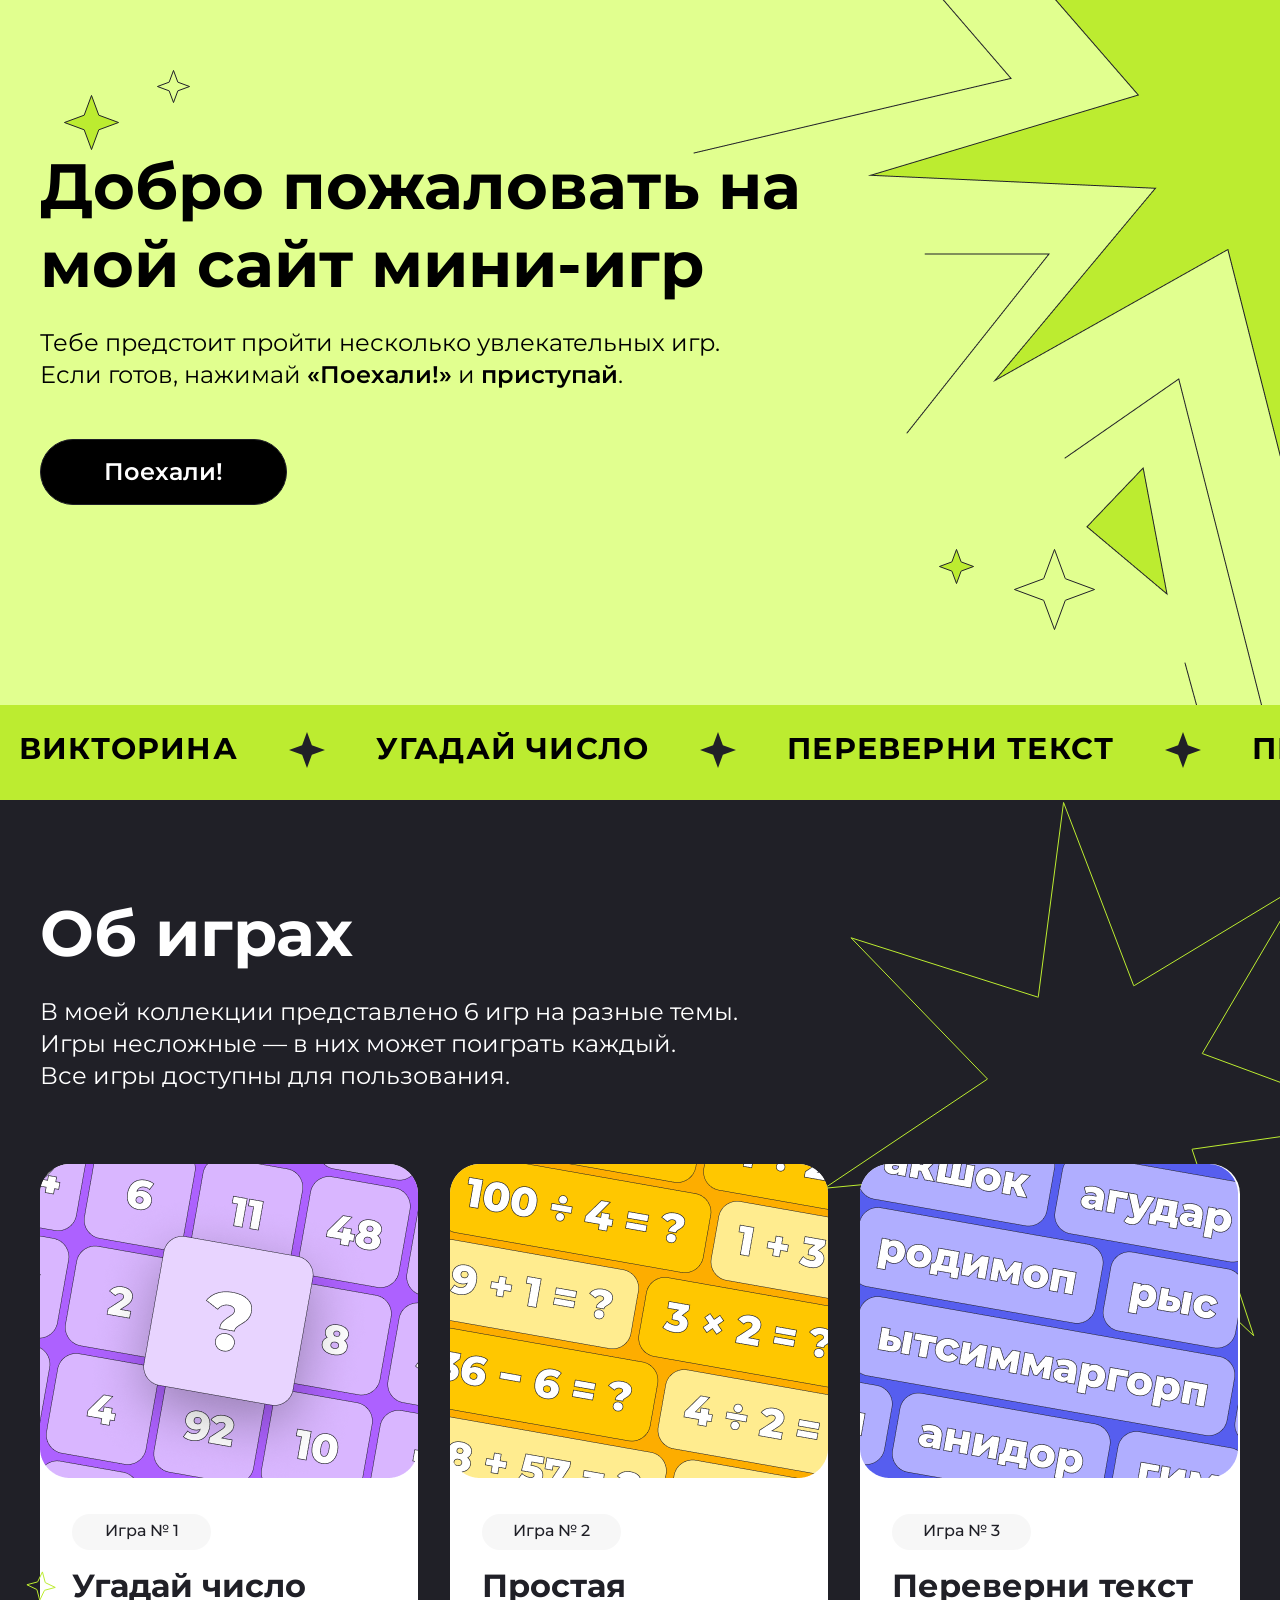
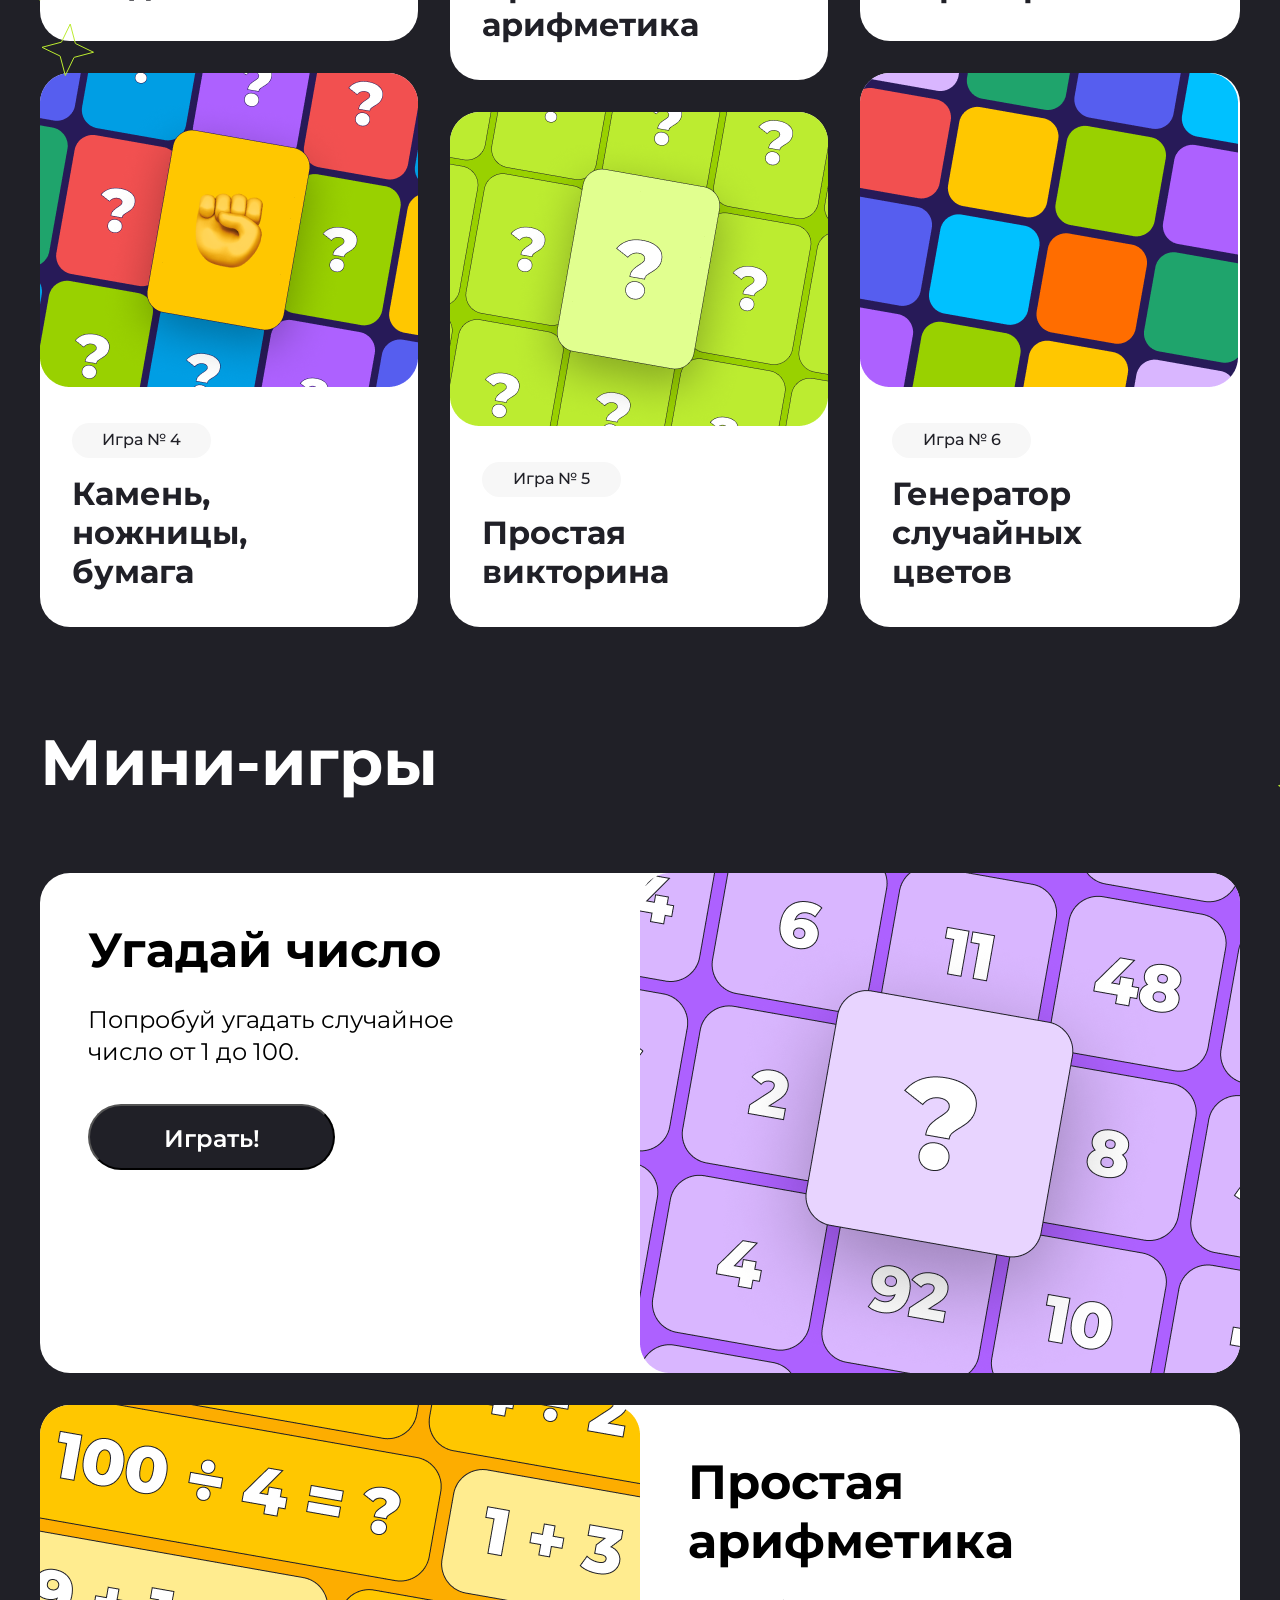
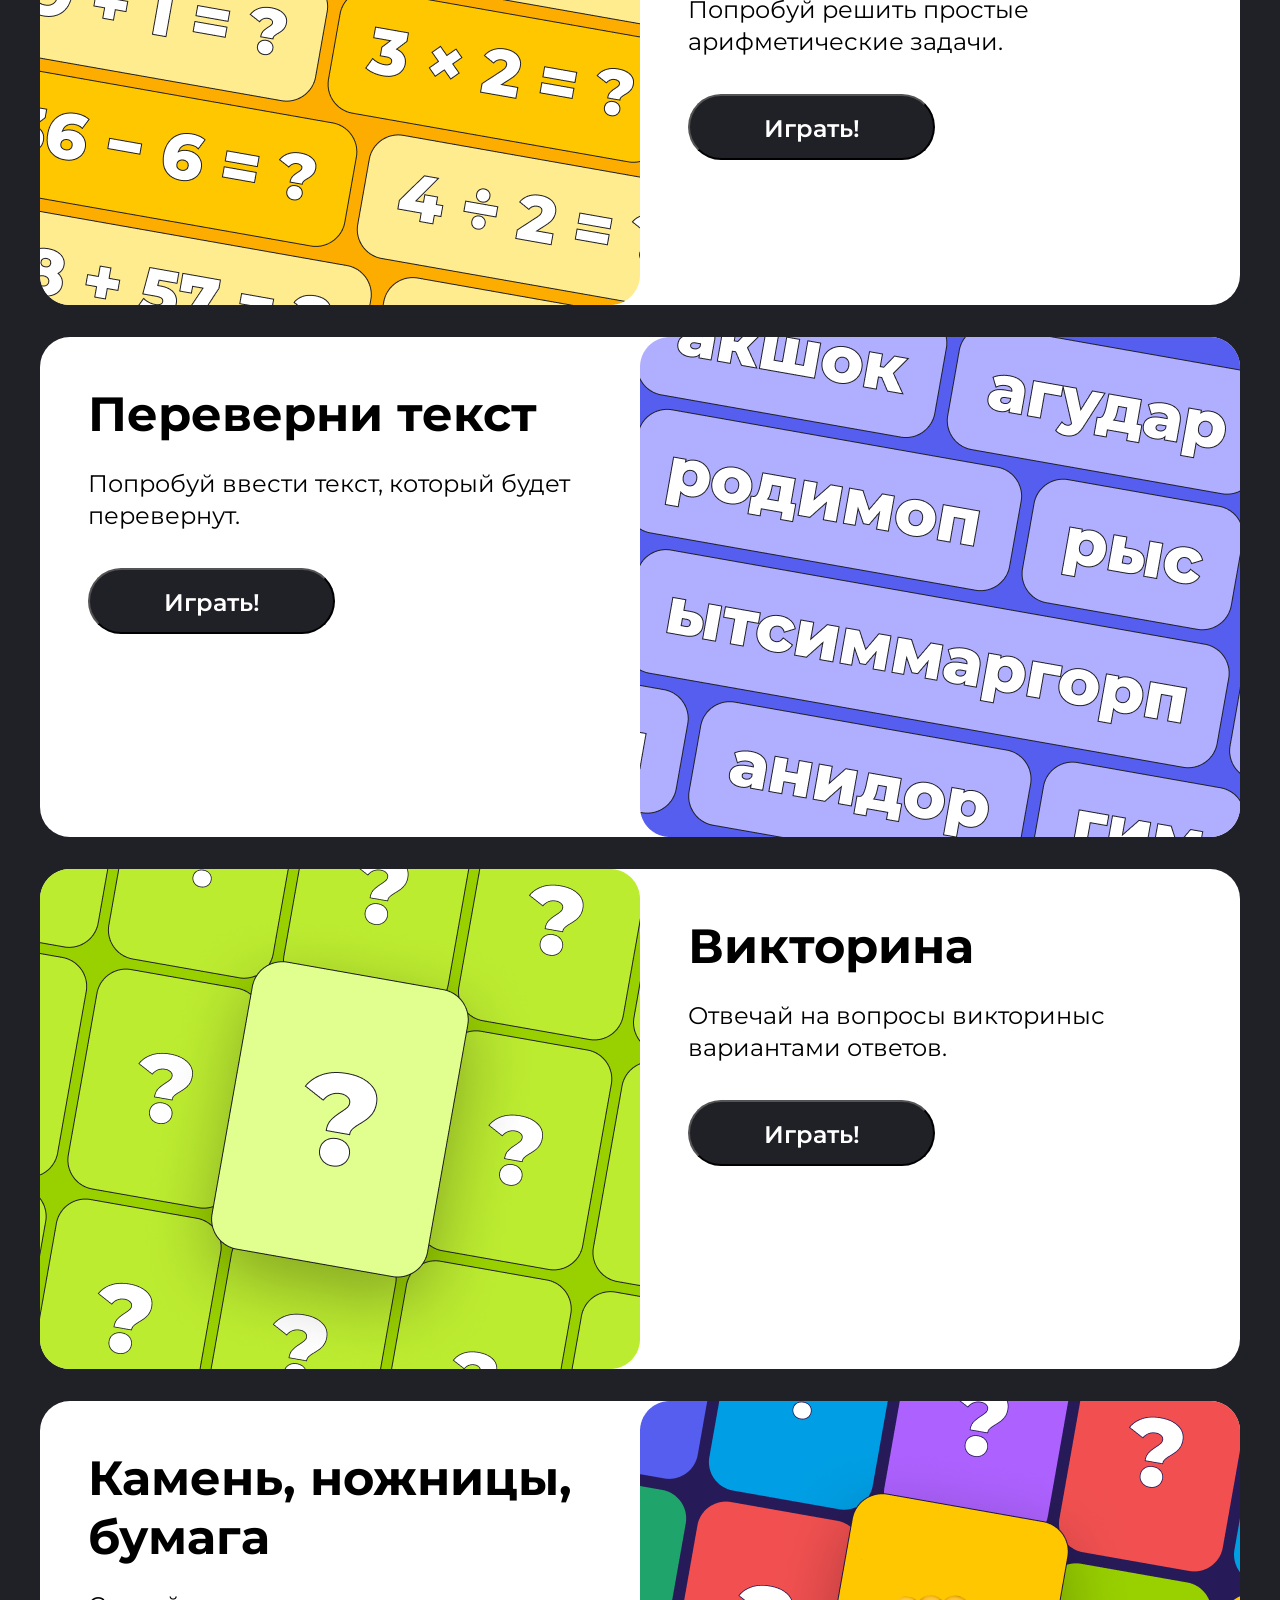
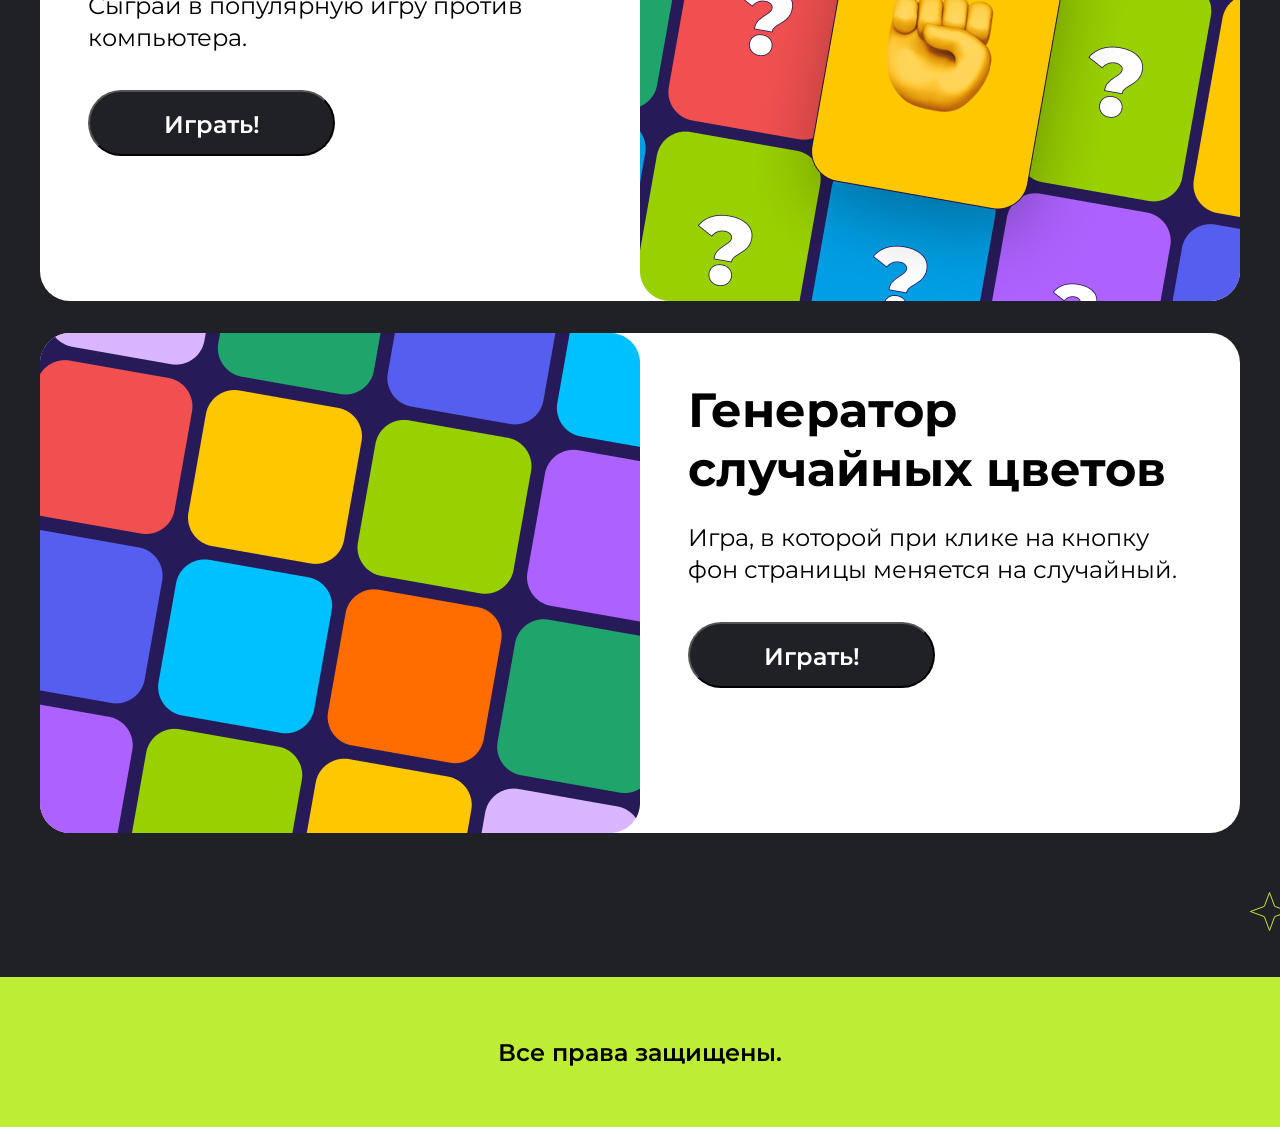
<file: index.html>
<!DOCTYPE html>
<html lang="en">

<head>
    <meta charset="UTF-8">
    <meta http-equiv="X-UA-Compatible" content="IE=edge">
    <meta name="viewport" content="width=device-width, initial-scale=1.0">
    <title>Document</title>
    <link rel="stylesheet" href="style.css">
    <link rel="preconnect" href="https://fonts.googleapis.com">
    <link rel="preconnect" href="https://fonts.gstatic.com" crossorigin>
    <link href="https://fonts.googleapis.com/css2?family=Montserrat:ital,wght@0,100..900;1,100..900&display=swap"
        rel="stylesheet">
</head>


<body class="body">

    <div class="top">
        <header class="top__header center">
            <h1 class="top__face1">Добро пожаловать на мой сайт мини-игр</h1>
            <p class="top__face2">Тебе предстоит пройти несколько увлекательных игр. Если готов, нажимай <span
                    class="top__span">«Поехали!»</span> и <span class="top__span">приступай</span>.</p>
           <a href="#go">
            <button class="top__button">Поехали!</button>
           </a>
        </header>

        <div class="run">
            <div class="run__content">
                <a class="run__text" href="">викторина</a><img class="run__img" src="kartinki/Star.svg" alt="Star">
                <a class="run__text" href="">угадай число</a><img class="run__img" src="kartinki/Star.svg" alt="Star">
                <a class="run__text" href="">переверни текст</a><img class="run__img" src="kartinki/Star.svg"
                    alt="Star">
                <a class="run__text" href="">простая арифметика</a><img class="run__img" src="kartinki/Star.svg"
                    alt="Star">
                <a class="run__text" href="">камень,ножницы,бумага</a><img class="run__img" src="kartinki/Star.svg"
                    alt="Star">
                <a class="run__text" href="">генератор случайных чисел</a><img class="run__img" src="kartinki/Star.svg"
                    alt="Star">
            </div>
        </div>

        <div>
            <img class="top__star3" src="kartinki/Star 3.svg" alt="">
            <img class="top__star2" src="kartinki/Star 2.svg" alt="">
            <img class="top__star5" src="kartinki/Star 5.svg" alt="">
            <img class="top__star4" src="kartinki/Star 4.svg" alt="">
        </div>
    </div>


    <div id="go" class="games center">
        <div>
            <img class="games__star11" src="kartinki/Star 11.svg" alt="">
            <img class="games__star12" src="kartinki/Star 12.svg" alt="">
        </div>
        <div class="games__content center">

            <header class="games__header">
                <h1 class="games__face1">Об играх</h1>
                <p class="games__face2">В моей коллекции представлено 6 игр на разные темы. <br>
                    Игры несложные — в них может поиграть каждый. <br>
                    Все игры доступны для пользования.</p>
            </header>

            <div class="games__section">

                <section class="games__item">

                    <a href="#Game1">
                        <div class="item item-small">
                            <div class="games__cart">
                                <img class="games__img" src="kartinki/угадай.png" alt="">
                                <div class="games__info">
                                    <p class="games__number">Игра № 1</p>
                                    <p class="games__names">Угадай число</p>
                                </div>

                            </div>
                        </div>
                    </a>

                    <a href="#Game4">
                        <div class="item item-big">
                            <div class="games__cart">
                                <img class="games__img" src="kartinki/камень.png" alt="">
                                <div class="games__info">
                                    <p class="games__number">Игра № 4</p>
                                    <p class="games__names">Камень, ножницы,<br>бумага<br></p>
                                </div>
                            </div>
                        </div>
                    </a>

                </section>


                <section class="games__item">

                    <a href="#Game2">
                        <div class="item item-medium">
                            <div class="games__cart">
                                <img class="games__img" src="kartinki/простая.png" alt="">
                                <div class="games__info">
                                    <p class="games__number">Игра № 2</p>
                                    <p class="games__names">Простая арифметика</p>
                                </div>

                            </div>
                        </div>
                    </a>

                    <a href="#Game5">
                        <div class="item item-medium">
                            <div class="games__cart">
                                <img class="games__img" src="kartinki/викторина.png" alt="">
                                <div class="games__info">
                                    <p class="games__number">Игра № 5</p>
                                    <p class="games__names">Простая викторина</p>
                                </div>
                            </div>
                        </div>
                    </a>

                </section>

                <section class="games__item">

                    <a href="#Game3">
                        <div class="item item-small">
                            <div class="games__cart">
                                <img class="games__img" src="kartinki/переверни.png" alt="">
                                <div class="games__info">
                                    <p class="games__number">Игра № 3</p>
                                    <p class="games__names">Переверни текст</p>
                                </div>

                            </div>
                        </div>
                    </a>

                    <a href="#Game6">
                        <div class="item item-big">
                            <div class="games__cart">
                                <img class="games__img" src="kartinki/генератор.png" alt="">
                                <div class="games__info">
                                    <p class="games__number">Игра № 6</p>
                                    <p class="games__names">Генератор случайных цветов</p>
                                </div>
                            </div>
                        </div>
                    </a>

                </section>
            </div>
        </div>
    </div>

    <div class="mini-games center">

        <div class="mini-games__star">
            <img class="mini-games__star6" src="kartinki/Star 6.svg" alt="">
            <img class="mini-games__star7" src="kartinki/Star 7.svg" alt="">
            <img class="mini-games__star8" src="kartinki/Star 8.svg" alt="">
            <img class="mini-games__star10" src="kartinki/Star 10.svg" alt="">
        </div>

        <h1 class="mini-games__top center">
            Мини-игры
        </h1>

        <section class="mini-games__content">

            <div id="Game1" class="content-item item_left item_mini">
                <div class="content-item__info">
                    <h1 class="content-item__names">Угадай число</h1>
                    <p class="content-item__rools">Попробуй угадать случайное <br>число от 1 до 100.</p>
                    <div>
                        <button class="content-item__button" onclick="game1()">Играть!</button>
                    </div>
                </div>
                <div class="content-item__img">
                    <img class="kartinka" src="kartinki/ygadai.png" alt="">
                </div>
            </div>

            <div id="Game2" class="content-item item_right item_med">
                <div class="content-item__img">
                    <img class="kartinka" src="kartinki/prosto.png" alt="">
                </div>
                <div class="content-item__info">
                    <h1 class="content-item__names">Простая арифметика</h1>
                    <p class="content-item__rools">Попробуй решить простые арифметические задачи.</p>
                    <div>
                        <button class="content-item__button" onclick="game2()">Играть!</button>
                    </div>
                </div>
            </div>

            <div id="Game3" class="content-item item_left item_med">
                <div class="content-item__info">
                    <h1 class="content-item__names">Переверни текст</h1>
                    <p class="content-item__rools">Попробуй ввести текст, который будет перевернут.</p>
                    <div>
                        <button class="content-item__button" onclick="game3()" >Играть!</button>
                    </div>
                </div>
                <div class="content-item__img">
                    <img class="kartinka" src="kartinki/pereverni.png" alt="">
                </div>
            </div>

            <div id="Game5" class="content-item item_right item_mini">
                <div class="content-item__img">
                    <img class="kartinka" src="kartinki/viktorina.png" alt="">
                </div>
                <div class="content-item__info">
                    <h1 class="content-item__names">Викторина</h1>
                    <p class="content-item__rools">Отвечай на вопросы викториныс вариантами ответов.</p>
                    <div>
                        <button class="content-item__button" onclick="game4()" >Играть!</button>
                    </div>
                </div>
            </div>

            <div id="Game4" class="content-item item_left item_max">
                <div class="content-item__info">
                    <h1 class="content-item__names">Камень, ножницы, бумага</h1>
                    <p class="content-item__rools">Сыграй в популярную игру против компьютера.</p>
                    <div>
                        <button class="content-item__button">Играть!</button>
                    </div>
                </div>
                <div class="content-item__img">
                    <img class="kartinka" src="kartinki/kamen.png" alt="">
                </div>
            </div>

            <div id="Game6" class="content-item item_right item_max">
                <div class="content-item__img">
                    <img class="kartinka" src="kartinki/generator.png" alt="">
                </div>
                <div class="content-item__info">
                    <h1 class="content-item__names">Генератор случайных цветов</h1>
                    <p class="content-item__rools">Игра, в которой при клике на кнопку фон страницы меняется на
                        случайный.</p>
                    <div>
                        <button class="content-item__button">Играть!</button>
                    </div>
                </div>
            </div>

        </section>

    </div>

    <footer class="footer center">
        <h3 class="footer__text">Все права защищены.</h3>
    </footer>

   
    <script src="scriptGames.js"></script>

</body>

</html>
</file>
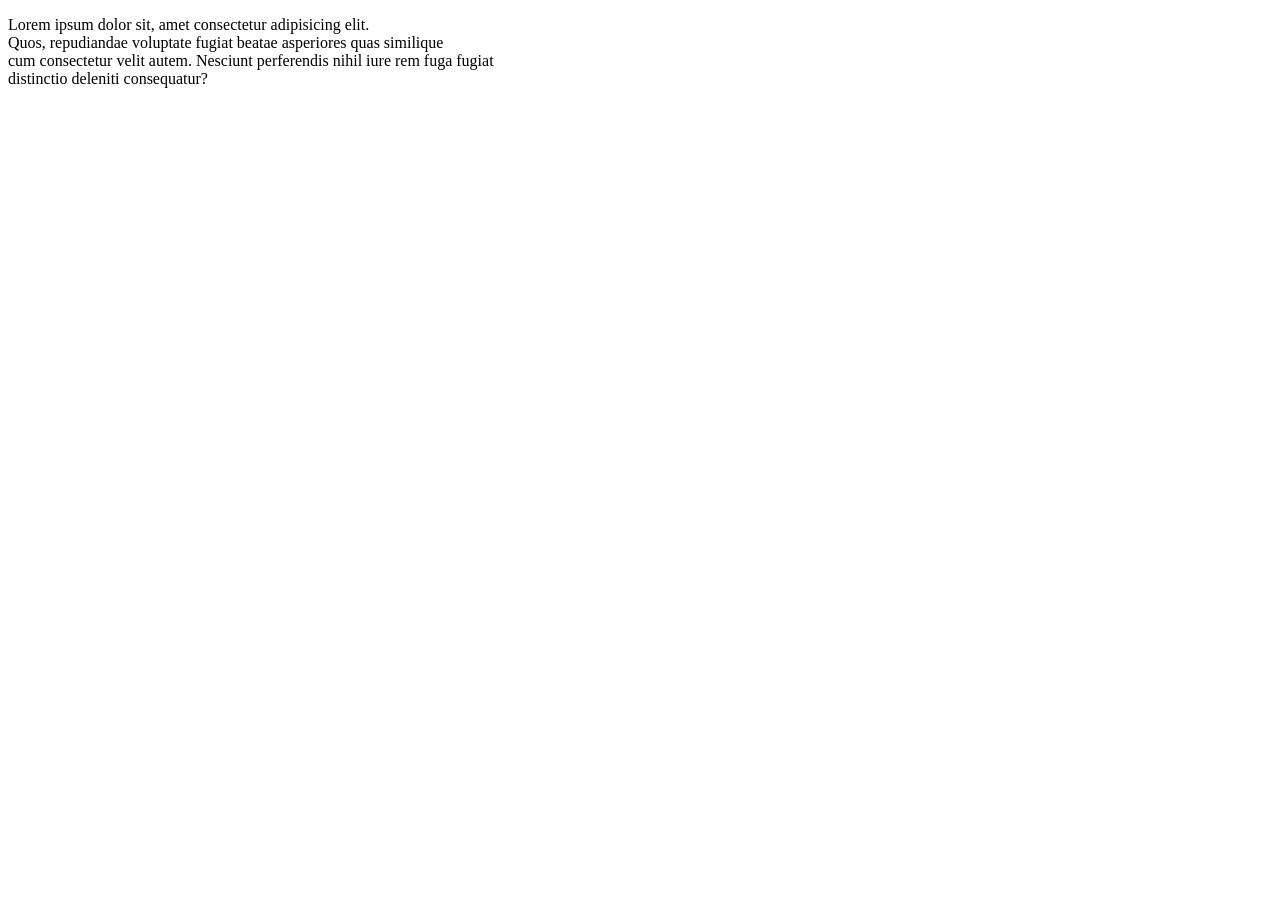
<file: exp.html>
<!DOCTYPE html>
<html lang="en">

<head>
    <meta charset="UTF-8">
    <meta name="viewport" content="width=device-width, initial-scale=1.0">
    <title>Document</title>
</head>

<body>
    <p>Lorem ipsum dolor sit, amet consectetur adipisicing elit. <br>
        Quos, repudiandae voluptate fugiat beatae asperiores quas similique <br>
        cum consectetur velit autem. Nesciunt perferendis nihil iure rem fuga fugiat <br>
        distinctio deleniti consequatur?
    </p>


    <script src="script.js"></script>
    <script src="script2.js"></script>
    <script src="script3.js"></script>
    <script src="script4.js"></script>
    <script src="script5.js"></script>
    <script src="script6.js"></script>
</body>

</html>
</file>
<file: style.css>
@charset "UTF-8";
* {
  margin: 0;
  padding: 0;
}

.body {
  font-family: "Montserrat", serif;
}

.montserrat {
  font-family: "Montserrat", serif;
  font-optical-sizing: auto;
  font-weight: weight;
  font-style: normal;
}

.center {
  padding-left: calc(50% - 600px);
  padding-right: calc(50% - 600px);
}

.top {
  background-color: #E1FF8F;
  background-image: url(kartinki/Group\ 1597880565.png);
  background-repeat: no-repeat;
  height: 800px;
  background-position: top right;
  position: relative;
  display: flex;
  flex-direction: column;
  overflow-x: hidden;
}
.top__header {
  padding-top: 147px;
}
.top__star3 {
  position: absolute;
  top: 69px;
  left: 156px;
}
.top__star2 {
  position: absolute;
  top: 94px;
  left: 63px;
}
.top__star5 {
  position: absolute;
  top: 548px;
  left: 938px;
}
.top__star4 {
  position: absolute;
  top: 548px;
  left: 1013px;
}
.top__face1 {
  font-family: "Montserrat";
  font-size: 64px;
  font-weight: 700;
  line-height: 78.02px;
  text-align: left;
  text-underline-position: "from-font";
  -webkit-text-decoration-skip-ink: none;
          text-decoration-skip-ink: none;
  width: 769px;
  gap: 0px;
  opacity: 0px;
}
.top__face2 {
  font-family: "Montserrat";
  font-size: 24px;
  font-weight: 400;
  line-height: 32px;
  text-align: left;
  text-underline-position: "from-font";
  -webkit-text-decoration-skip-ink: none;
          text-decoration-skip-ink: none;
  width: 720px;
  height: 64px;
  padding-top: 24px;
  padding-bottom: 48px;
}
.top__span {
  font-size: 24px;
  font-weight: 600;
  line-height: 32px;
  text-align: left;
  text-underline-position: "from-font";
  -webkit-text-decoration-skip-ink: none;
          text-decoration-skip-ink: none;
}
.top__button {
  width: 247px;
  height: 66px;
  border: 1px solid #202027;
  gap: 10px;
  border-radius: 60px;
  font-family: "Montserrat";
  color: white;
  font-size: 24px;
  font-weight: 600;
  line-height: 34.01px;
  text-align: center;
  text-underline-position: "from-font";
  -webkit-text-decoration-skip-ink: none;
          text-decoration-skip-ink: none;
  background-color: black;
}
.top__button:hover {
  cursor: pointer;
  font-size: 24px;
  font-family: "Montserrat";
  color: black;
  font-weight: 600;
  line-height: 34.01px;
  text-align: center;
  text-underline-position: "from-font";
  -webkit-text-decoration-skip-ink: none;
          text-decoration-skip-ink: none;
  background-color: white;
}

.run {
  width: 3220px;
  margin-top: auto;
  background-color: #BCEC30;
}
.run__content {
  padding-top: 27px;
  padding-bottom: 32px;
  padding-left: 19px;
  display: flex;
  flex-wrap: wrap;
  gap: 51px;
}
.run__text {
  font-weight: 700;
  line-height: 33px;
  letter-spacing: 0.04em;
  text-align: left;
  text-underline-position: "from-font";
  -webkit-text-decoration-skip-ink: none;
          text-decoration-skip-ink: none;
  font-family: "Montserrat";
  color: black;
  font-size: 30px;
  text-transform: uppercase;
  text-decoration: none;
}

.games {
  background-color: #202027;
  background-image: url(kartinki/Star\ 1.svg);
  background-repeat: no-repeat;
  background-position: top right;
  position: relative;
  padding-top: 94px;
  padding-bottom: 50px;
}
.games__face1 {
  font-family: "Montserrat";
  font-size: 64px;
  font-weight: 700;
  line-height: 78.02px;
  text-align: left;
  text-underline-position: "from-font";
  -webkit-text-decoration-skip-ink: none;
          text-decoration-skip-ink: none;
  color: #ffffff;
}
.games__face2 {
  font-family: "Montserrat";
  font-size: 24px;
  font-weight: 400;
  line-height: 32px;
  text-align: left;
  text-underline-position: "from-font";
  -webkit-text-decoration-skip-ink: none;
          text-decoration-skip-ink: none;
  color: #ffffff;
  padding-top: 24px;
}
.games__section {
  padding-top: 72px;
  display: flex;
  gap: 32px;
}
.games__number {
  background: #F7F7F7;
  width: 107px;
  border-radius: 52px;
  padding: 8px 16px 10px 16px;
  font-family: "Montserrat";
  font-size: 16px;
  font-weight: 500;
  line-height: 17.6px;
  text-align: center;
  text-underline-position: "from-font";
  -webkit-text-decoration-skip-ink: none;
          text-decoration-skip-ink: none;
  color: #202027;
}
.games__names {
  font-family: "Montserrat";
  font-size: 32px;
  font-weight: 700;
  line-height: 39.01px;
  text-align: left;
  text-underline-position: "from-font";
  -webkit-text-decoration-skip-ink: none;
          text-decoration-skip-ink: none;
  color: #202027;
  padding-top: 16px;
}
.games__item {
  display: flex;
  flex-direction: column;
  flex-wrap: wrap;
  gap: 32px;
}
.games__info {
  padding: 32px 32px 36px 32px;
}
.games__star11 {
  position: absolute;
  top: 770px;
  left: 25px;
}
.games__star12 {
  position: absolute;
  top: 822px;
  left: 40px;
}

.item {
  background-color: #ffffff;
  border-radius: 30px;
  transition: transform 0.3s;
}

.item:hover {
  transform: scale(1.1);
}

.mini-games {
  background-color: #202027;
  padding-bottom: 144px;
  padding-top: 46px;
  position: relative;
}
.mini-games__star6 {
  position: absolute;
  top: 126px;
  left: 1320px;
}
.mini-games__star7 {
  position: absolute;
  top: 93px;
  left: 1277px;
}
.mini-games__star8 {
  position: absolute;
  top: 3366px;
  left: 1319px;
}
.mini-games__star10 {
  position: absolute;
  top: 3414px;
  left: 1249px;
}
.mini-games__top {
  padding-bottom: 72px;
  font-family: "Montserrat";
  font-weight: 700;
  line-height: 78.02px;
  text-align: left;
  text-underline-position: "from-font";
  -webkit-text-decoration-skip-ink: none;
          text-decoration-skip-ink: none;
  font-size: 64px;
  color: #ffffff;
}
.mini-games__content {
  flex-direction: column;
  flex-wrap: wrap;
  gap: 32px;
  display: flex;
}

.content-item {
  background-color: #ffffff;
  border-radius: 30px;
  display: flex;
  flex-direction: row;
  justify-content: space-between;
}
.content-item__img {
  height: 500px;
}
.content-item__info {
  padding-top: 48px;
  padding-right: 48px;
  padding-left: 48px;
}
.content-item__names {
  font-family: "Montserrat";
  font-weight: 700;
  line-height: 58.51px;
  text-align: left;
  text-underline-position: "from-font";
  -webkit-text-decoration-skip-ink: none;
          text-decoration-skip-ink: none;
  font-size: 48px;
}
.content-item__rools {
  font-size: 24px;
  font-weight: 400;
  line-height: 32px;
  text-align: left;
  text-underline-position: "from-font";
  -webkit-text-decoration-skip-ink: none;
          text-decoration-skip-ink: none;
  font-family: "Montserrat";
  padding-top: 24px;
  padding-bottom: 36px;
}
.content-item__button {
  font-size: 24px;
  font-weight: 600;
  line-height: 34.01px;
  text-align: center;
  text-underline-position: "from-font";
  -webkit-text-decoration-skip-ink: none;
          text-decoration-skip-ink: none;
  font-family: "Montserrat";
  color: #ffffff;
  width: 247px;
  height: 66px;
  padding: 16px 28px 16px 28px;
  border-radius: 60px;
  background-color: #202027;
  cursor: pointer;
}
.content-item__button:hover {
  cursor: pointer;
  font-size: 24px;
  font-family: "Montserrat";
  color: black;
  font-weight: 600;
  line-height: 34.01px;
  text-align: center;
  text-underline-position: "from-font";
  -webkit-text-decoration-skip-ink: none;
          text-decoration-skip-ink: none;
  background-color: white;
}

.footer {
  background: #BDED35;
  height: 150px;
  flex-direction: row;
  flex-wrap: wrap;
  align-content: center;
  justify-content: space-around;
  display: flex;
}
.footer__text {
  width: 285px;
  font-weight: 600;
  line-height: 29.26px;
  text-align: center;
  text-underline-position: "from-font";
  -webkit-text-decoration-skip-ink: none;
          text-decoration-skip-ink: none;
  font-family: "Montserrat";
  font-size: 24px;
}

a {
  text-decoration: none;
}

html {
  scroll-behavior: smooth;
}

@keyframes scroll {
  0% {
    transform: translateX(0);
  }
  100% {
    transform: translateX(-100%);
  }
}
.run {
  overflow: hidden; /* Скрывает содержимое, выходящее за пределы блока */
  white-space: nowrap; /* Предотвращает перенос строк */
  animation: scroll 10s linear infinite; /* Применяет анимацию */
}

@media (max-width: 1024px) {
  .center {
    padding-left: calc(50% - 393px);
    padding-right: calc(50% - 393px);
  }
  .top {
    background-image: url(kartinki/Vector.png);
    background-repeat: no-repeat;
    background-position: top right;
    height: 700px;
    flex-direction: column;
    display: flex;
  }
  .top__star3 {
    position: absolute;
    top: 64px;
    left: 91px;
    width: 21px;
    height: 21px;
  }
  .top__star2 {
    position: absolute;
    top: 97px;
    left: 37px;
    width: 35px;
    height: 35px;
  }
  .top__star5 {
    position: absolute;
    top: 557px;
    left: 800px;
    width: 18px;
    height: 18px;
  }
  .top__star4 {
    position: absolute;
    top: 580px;
    left: 900px;
    width: 39px;
    height: 41px;
  }
  .games__img {
    width: 240px;
    height: 240px;
  }
  .games__names {
    font-weight: 700;
    line-height: 39.01px;
    text-align: left;
    text-underline-position: "from-font";
    -webkit-text-decoration-skip-ink: none;
            text-decoration-skip-ink: none;
    font-family: "Montserrat";
    font-size: 16px;
  }
  .games__info {
    width: 171px;
  }
  .kartinka {
    width: 256px;
    height: 256px;
    border-radius: 30px;
  }
  .content-item__img {
    height: 256px;
  }
  .content-item__names {
    font-weight: 700;
    line-height: 39.01px;
    text-align: left;
    text-underline-position: "from-font";
    -webkit-text-decoration-skip-ink: none;
            text-decoration-skip-ink: none;
    font-family: "Montserrat";
    font-size: 20px;
  }
  .content-item__rools {
    font-weight: 400;
    line-height: 19.5px;
    text-align: left;
    text-underline-position: "from-font";
    -webkit-text-decoration-skip-ink: none;
            text-decoration-skip-ink: none;
    font-family: "Montserrat";
    font-size: 16px;
  }
  .content-item__button {
    width: 285px;
    height: 55px;
    font-size: 16px;
    font-weight: 600;
    line-height: 22.67px;
    text-align: center;
    text-underline-position: "from-font";
    -webkit-text-decoration-skip-ink: none;
            text-decoration-skip-ink: none;
    font-family: "Montserrat";
  }
}
@media (max-width: 767px) {
  .center {
    padding-left: 16px;
    padding-right: 16px;
  }
  .games {
    display: none;
  }
  .top {
    background-image: url(kartinki/Vector.png);
    background-repeat: no-repeat;
    background-position: top right;
    height: 700px;
    flex-direction: column;
    display: flex;
    overflow-x: hidden;
  }
  .top__star3 {
    position: absolute;
    top: 64px;
    left: 91px;
    width: 21px;
    height: 21px;
  }
  .top__star2 {
    position: absolute;
    top: 97px;
    left: 37px;
    width: 35px;
    height: 35px;
  }
  .top__star5 {
    position: absolute;
    top: 557px;
    left: 272px;
    width: 18px;
    height: 18px;
  }
  .top__star4 {
    position: absolute;
    top: 580px;
    left: 303px;
    width: 39px;
    height: 41px;
  }
  .top__header {
    padding-top: 147px;
    flex-direction: column;
    flex-wrap: wrap;
    align-items: center;
    display: flex;
  }
  .top__face1 {
    font-size: 40px;
    font-weight: 700;
    line-height: 48.76px;
    text-align: center;
    text-underline-position: "from-font";
    -webkit-text-decoration-skip-ink: none;
            text-decoration-skip-ink: none;
    font-family: "Montserrat";
    width: 262px;
    height: 196px;
  }
  .top__face2 {
    font-size: 16px;
    font-weight: 400;
    line-height: 19.5px;
    text-align: center;
    text-underline-position: "from-font";
    -webkit-text-decoration-skip-ink: none;
            text-decoration-skip-ink: none;
    font-family: "Montserrat";
    width: 296px;
    padding-bottom: 36px;
    padding-top: 24px;
  }
  .top__span {
    font-size: 16px;
    font-weight: 600;
    line-height: 19.5px;
    text-align: center;
    text-underline-position: "from-font";
    -webkit-text-decoration-skip-ink: none;
            text-decoration-skip-ink: none;
    font-family: "Montserrat";
  }
  .top__button {
    width: 285px;
    height: 55px;
    font-size: 16px;
    font-weight: 600;
    line-height: 22.67px;
    text-align: center;
    text-underline-position: "from-font";
    -webkit-text-decoration-skip-ink: none;
            text-decoration-skip-ink: none;
    font-family: "Montserrat";
    color: white;
    background-color: black;
  }
  .top__button:hover {
    cursor: pointer;
    font-size: 16px;
    font-family: "Montserrat";
    color: black;
    font-weight: 600;
    line-height: 34.01px;
    text-align: center;
    text-underline-position: "from-font";
    -webkit-text-decoration-skip-ink: none;
            text-decoration-skip-ink: none;
    background-color: white;
  }
  .run {
    width: 1717px;
    margin-top: auto;
  }
  .run__content {
    gap: 27px;
    padding-top: 16px;
    padding-bottom: 16px;
    padding-left: 19px;
  }
  .run__text {
    font-size: 16px;
    font-weight: 700;
    line-height: 17.6px;
    letter-spacing: 0.04em;
    text-align: left;
    text-underline-position: "from-font";
    -webkit-text-decoration-skip-ink: none;
            text-decoration-skip-ink: none;
    font-family: "Montserrat";
  }
  .run__img {
    width: 19px;
    height: 19px;
  }
  .item_left {
    display: flex;
    flex-direction: column-reverse;
  }
  .item_right {
    display: flex;
    flex-direction: column;
  }
  .mini-games {
    padding-top: 0px;
    padding-bottom: 0px;
  }
  .mini-games__content {
    padding-bottom: 48px;
    align-items: center;
  }
  .mini-games__star {
    display: none;
  }
  .mini-games__top {
    font-size: 40px;
    font-weight: 700;
    line-height: 48.76px;
    text-align: left;
    text-underline-position: "from-font";
    -webkit-text-decoration-skip-ink: none;
            text-decoration-skip-ink: none;
    font-family: "Montserrat";
    padding-top: 48px;
    padding-bottom: 48px;
  }
  .content-item__img {
    height: auto;
  }
  .content-item__names {
    font-size: 32px;
    font-weight: 700;
    line-height: 39.01px;
    text-align: left;
    text-underline-position: "from-font";
    -webkit-text-decoration-skip-ink: none;
            text-decoration-skip-ink: none;
    font-family: "Montserrat";
  }
  .content-item__info {
    padding: 29px 29px 32px 29px;
    width: 284px;
  }
  .content-item__rools {
    font-size: 16px;
    font-weight: 400;
    line-height: 19.5px;
    text-align: left;
    text-underline-position: "from-font";
    -webkit-text-decoration-skip-ink: none;
            text-decoration-skip-ink: none;
    font-family: "Montserrat";
  }
  .content-item__button {
    width: 285px;
    height: 55px;
    font-size: 16px;
    font-weight: 600;
    line-height: 22.67px;
    text-align: center;
    text-underline-position: "from-font";
    -webkit-text-decoration-skip-ink: none;
            text-decoration-skip-ink: none;
    font-family: "Montserrat";
  }
  .kartinka {
    width: 343px;
    height: 285px;
  }
  .item_left {
    flex-direction: column-reverse;
    flex-wrap: wrap;
    display: flex;
  }
  .footer {
    height: 100px;
  }
  .footer__text {
    font-size: 16px;
    font-weight: 600;
    line-height: 19.5px;
    text-align: center;
    text-underline-position: "from-font";
    -webkit-text-decoration-skip-ink: none;
            text-decoration-skip-ink: none;
    font-family: "Montserrat";
    width: 190px;
  }
}/*# sourceMappingURL=style.css.map */
</file>
